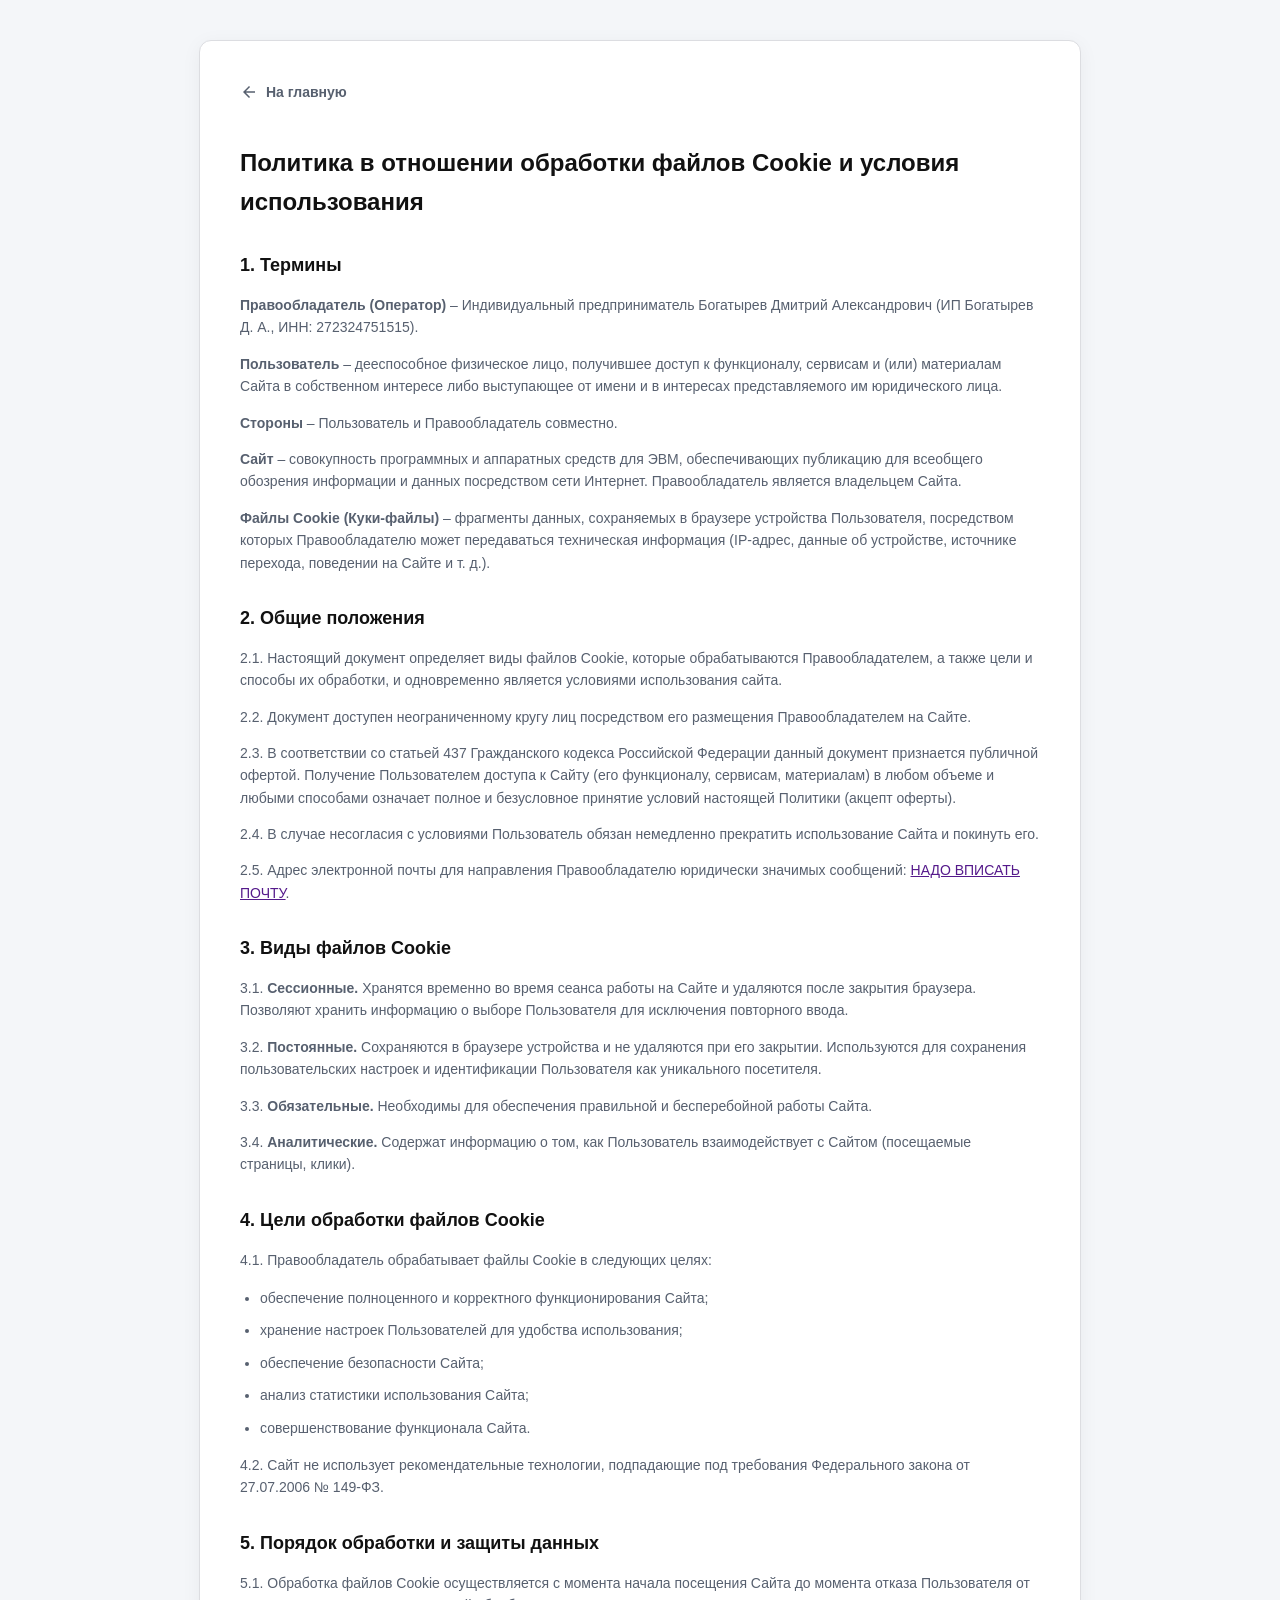
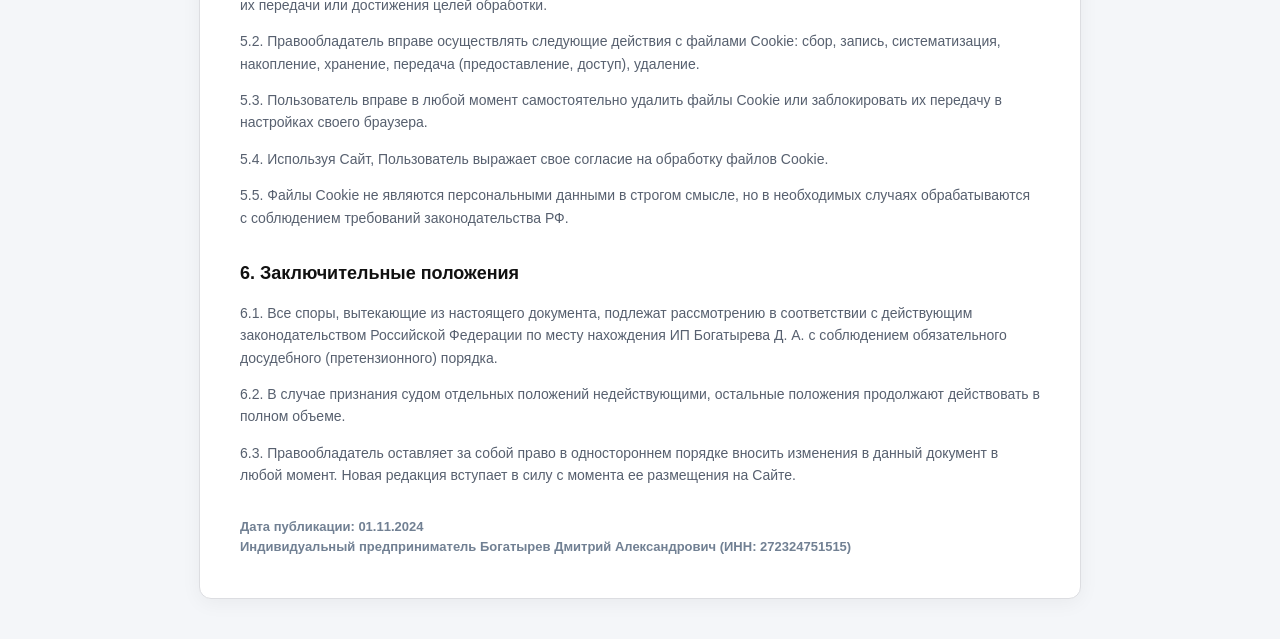
<file: privacy.html>
<!DOCTYPE html>
<html lang="ru">
<head>
    <meta charset="UTF-8">
    <meta name="viewport" content="width=device-width, initial-scale=1.0">
    <title>Политика в отношении обработки файлов Cookie и условия использования</title>
    <style>
        body {
            font-family: -apple-system, BlinkMacSystemFont, "Segoe UI", Roboto, Helvetica, Arial, sans-serif;
            line-height: 1.6;
            color: #2f3640;
            background-color: #f4f6f9;
            margin: 0;
            padding: 40px 20px;
        }
        .container {
            max-width: 800px;
            margin: 0 auto;
            background: #ffffff;
            padding: 40px;
            border-radius: 12px;
            box-shadow: 0 4px 20px rgba(0, 0, 0, 0.05);
            border: 1px solid #dcdde1;
            position: relative; /* Нужно для правильного позиционирования стрелочки */
        }
        /* Стили для кнопки «Назад» */
        .back-btn {
            display: inline-flex;
            align-items: center;
            gap: 8px;
            text-decoration: none;
            color: #57606f;
            font-weight: 600;
            font-size: 14px;
            margin-bottom: 25px;
            transition: color 0.2s ease, transform 0.2s ease;
        }
        .back-btn:hover {
            color: #00a8ff;
            transform: translateX(-3px);
        }
        .back-btn svg {
            width: 18px;
            height: 18px;
            fill: currentColor;
        }
        h1 {
            font-size: 24px;
            margin-bottom: 20px;
            color: #111;
        }
        h2 {
            font-size: 18px;
            margin-top: 30px;
            margin-bottom: 10px;
            color: #111;
        }
        p, li {
            font-size: 14px;
            color: #57606f;
            margin-bottom: 10px;
        }
        ul {
            margin-bottom: 15px;
            padding-left: 20px;
        }
        .date {
            margin-top: 30px;
            font-weight: bold;
            font-size: 13px;
            color: #718093;
        }
    </style>
</head>
<body>

<div class="container">
    <!-- Кнопка возврата на главную -->
    <a href="index.html" class="back-btn">
        <svg viewBox="0 0 24 24"><path d="M20 11H7.83l5.59-5.59L12 4l-8 8 8 8 1.41-1.41L7.83 13H20v-2z"/></svg>
        На главную
    </a>

    <h1>Политика в отношении обработки файлов Cookie и условия использования</h1>

    <h2>1. Термины</h2>
    <p><strong>Правообладатель (Оператор)</strong> – Индивидуальный предприниматель Богатырев Дмитрий Александрович (ИП Богатырев Д. А., ИНН: 272324751515).</p>
    <p><strong>Пользователь</strong> – дееспособное физическое лицо, получившее доступ к функционалу, сервисам и (или) материалам Сайта в собственном интересе либо выступающее от имени и в интересах представляемого им юридического лица.</p>
    <p><strong>Стороны</strong> – Пользователь и Правообладатель совместно.</p>
    <p><strong>Сайт</strong> – совокупность программных и аппаратных средств для ЭВМ, обеспечивающих публикацию для всеобщего обозрения информации и данных посредством сети Интернет. Правообладатель является владельцем Сайта.</p>
    <p><strong>Файлы Cookie (Куки-файлы)</strong> – фрагменты данных, сохраняемых в браузере устройства Пользователя, посредством которых Правообладателю может передаваться техническая информация (IP-адрес, данные об устройстве, источнике перехода, поведении на Сайте и т. д.).</p>

    <h2>2. Общие положения</h2>
    <p>2.1. Настоящий документ определяет виды файлов Сookie, которые обрабатываются Правообладателем, а также цели и способы их обработки, и одновременно является условиями использования сайта.</p>
    <p>2.2. Документ доступен неограниченному кругу лиц посредством его размещения Правообладателем на Сайте.</p>
    <p>2.3. В соответствии со статьей 437 Гражданского кодекса Российской Федерации данный документ признается публичной офертой. Получение Пользователем доступа к Сайту (его функционалу, сервисам, материалам) в любом объеме и любыми способами означает полное и безусловное принятие условий настоящей Политики (акцепт оферты).</p>
    <p>2.4. В случае несогласия с условиями Пользователь обязан немедленно прекратить использование Сайта и покинуть его.</p>
    <p>2.5. Адрес электронной почты для направления Правообладателю юридически значимых сообщений: <a href="">НАДО ВПИСАТЬ ПОЧТУ</a>.</p>

    <h2>3. Виды файлов Сookie</h2>
    <p>3.1. <strong>Сессионные.</strong> Хранятся временно во время сеанса работы на Сайте и удаляются после закрытия браузера. Позволяют хранить информацию о выборе Пользователя для исключения повторного ввода.</p>
    <p>3.2. <strong>Постоянные.</strong> Сохраняются в браузере устройства и не удаляются при его закрытии. Используются для сохранения пользовательских настроек и идентификации Пользователя как уникального посетителя.</p>
    <p>3.3. <strong>Обязательные.</strong> Необходимы для обеспечения правильной и бесперебойной работы Сайта.</p>
    <p>3.4. <strong>Аналитические.</strong> Содержат информацию о том, как Пользователь взаимодействует с Сайтом (посещаемые страницы, клики).</p>

    <h2>4. Цели обработки файлов Cookie</h2>
    <p>4.1. Правообладатель обрабатывает файлы Cookie в следующих целях:</p>
    <ul>
        <li>обеспечение полноценного и корректного функционирования Сайта;</li>
        <li>хранение настроек Пользователей для удобства использования;</li>
        <li>обеспечение безопасности Сайта;</li>
        <li>анализ статистики использования Сайта;</li>
        <li>совершенствование функционала Сайта.</li>
    </ul>
    <p>4.2. Сайт не использует рекомендательные технологии, подпадающие под требования Федерального закона от 27.07.2006 № 149-ФЗ.</p>

    <h2>5. Порядок обработки и защиты данных</h2>
    <p>5.1. Обработка файлов Cookie осуществляется с момента начала посещения Сайта до момента отказа Пользователя от их передачи или достижения целей обработки.</p>
    <p>5.2. Правообладатель вправе осуществлять следующие действия с файлами Cookie: сбор, запись, систематизация, накопление, хранение, передача (предоставление, доступ), удаление.</p>
    <p>5.3. Пользователь вправе в любой момент самостоятельно удалить файлы Cookie или заблокировать их передачу в настройках своего браузера.</p>
    <p>5.4. Используя Сайт, Пользователь выражает свое согласие на обработку файлов Cookie.</p>
    <p>5.5. Файлы Cookie не являются персональными данными в строгом смысле, но в необходимых случаях обрабатываются с соблюдением требований законодательства РФ.</p>

    <h2>6. Заключительные положения</h2>
    <p>6.1. Все споры, вытекающие из настоящего документа, подлежат рассмотрению в соответствии с действующим законодательством Российской Федерации по месту нахождения ИП Богатырева Д. А. с соблюдением обязательного досудебного (претензионного) порядка.</p>
    <p>6.2. В случае признания судом отдельных положений недействующими, остальные положения продолжают действовать в полном объеме.</p>
    <p>6.3. Правообладатель оставляет за собой право в одностороннем порядке вносить изменения в данный документ в любой момент. Новая редакция вступает в силу с момента ее размещения на Сайте.</p>

    <div class="date">
        Дата публикации: 01.11.2024<br>
        Индивидуальный предприниматель Богатырев Дмитрий Александрович (ИНН: 272324751515)
    </div>
</div>

</body>
</html>
</file>
